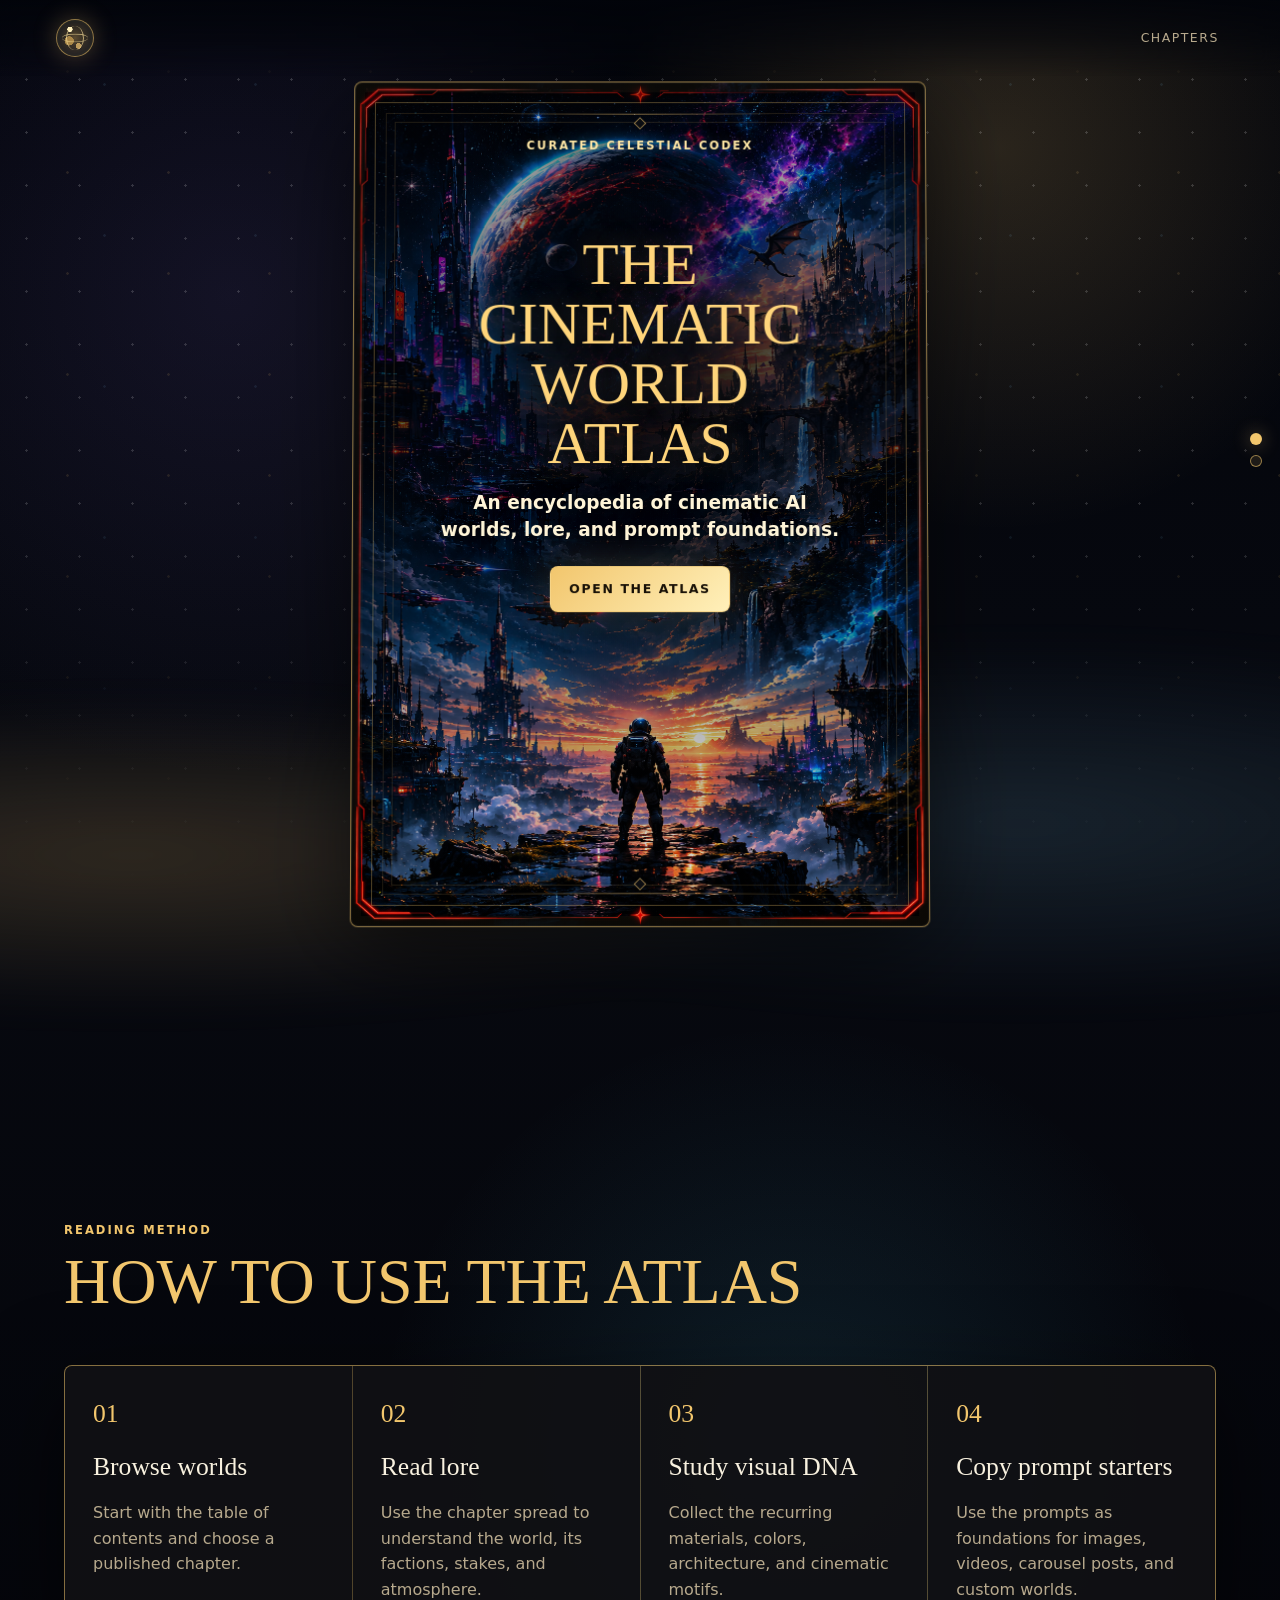
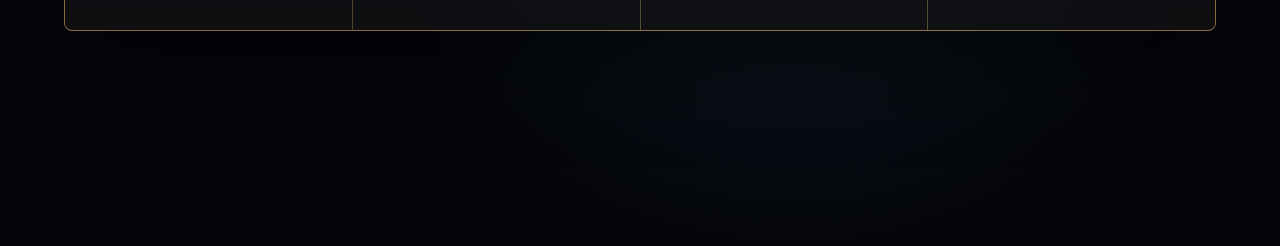
<file: index.html>
<!doctype html>
<html lang="en">
  <head>
    <meta charset="utf-8">
    <meta name="viewport" content="width=device-width, initial-scale=1">
    <title>The Cinematic Worlds Atlas | Cinematic AI Worlds</title>
    <meta name="description" content="Explore The Cinematic Worlds Atlas, a living catalog of cinematic AI worlds, lore, visual DNA, and prompt foundations by @cinematic_aesthetics_.">
    <meta property="og:title" content="The Cinematic Worlds Atlas">
    <meta property="og:description" content="Explore The Cinematic Worlds Atlas, a living catalog of cinematic AI worlds, lore, visual DNA, and prompt foundations by @cinematic_aesthetics_.">
    <meta property="og:type" content="website">
    <meta property="og:image" content="/assets/images/atlas-cover.png">
    <meta name="twitter:card" content="summary_large_image">
    <meta name="twitter:title" content="The Cinematic Worlds Atlas">
    <meta name="twitter:description" content="Explore The Cinematic Worlds Atlas, a living catalog of cinematic AI worlds, lore, visual DNA, and prompt foundations by @cinematic_aesthetics_.">
    <link rel="canonical" href="https://cinematic-world-catalog.pages.dev/">
    <link rel="preload" href="/assets/images/atlas-cover.png" as="image">
    <link rel="preload" href="/css/styles.css?v=20260606-chapter-4" as="style">
    <link rel="stylesheet" href="/css/styles.css?v=20260606-chapter-4">
    <script type="application/ld+json">
      {
        "@context": "https://schema.org",
        "@type": "WebSite",
        "name": "The Cinematic Worlds Atlas",
        "description": "A living catalog of cinematic AI worlds, lore, visual DNA, and prompt foundations.",
        "creator": {
          "@type": "Organization",
          "name": "@cinematic_aesthetics_",
          "url": "https://www.instagram.com/cinematic_aesthetics_/"
        }
      }
    </script>
  </head>
  <body data-page="index">
    <a class="skip-link" href="#main">Skip to content</a>

    <header class="site-header" aria-label="Primary">
      <a class="site-mark earth-home" href="#cover" aria-label="Return to atlas cover" data-close-atlas>
        <span class="earth-sigil" aria-hidden="true"></span>
        <span class="sr-only">The Cinematic Worlds Atlas</span>
      </a>
      <nav class="site-nav" aria-label="Atlas navigation">
        <a href="#contents" data-open-atlas>Chapters</a>
      </nav>
    </header>

    <main id="main" class="atlas-main index-main">
      <section id="cover" class="snap-section cover-section" aria-labelledby="cover-title">
        <div class="cover-stage" data-cover-stage>
          <div class="book-cover" aria-label="Atlas cover" data-cover-front>
            <div class="cover-ornament" aria-hidden="true"></div>
            <p class="eyebrow">Curated celestial codex</p>
            <h1 id="cover-title">
              <span>The</span>
              <span>Cinematic</span>
              <span>World</span>
              <span>Atlas</span>
            </h1>
            <p class="cover-subtitle">An encyclopedia of cinematic AI worlds, lore, and prompt foundations.</p>
            <div class="cover-actions">
              <a class="button button-primary" href="#contents" data-open-atlas>Open the Atlas</a>
            </div>
          </div>

          <div id="contents" class="book-interior" aria-labelledby="contents-title" data-cover-interior hidden>
            <div class="section-shell">
              <div class="section-kicker">Choose a chapter to begin</div>
              <h2 id="contents-title" tabindex="-1">Table of Contents</h2>
              <p class="section-intro">Published worlds open as image-led book spreads. Locked chapters remain visible in the atlas so the weekly catalog can keep its shape.</p>
              <div class="toc-book" data-toc-list aria-live="polite">
                <div class="loading-line">Illuminating the chapter index...</div>
              </div>
            </div>
          </div>
        </div>
      </section>

      <section id="how-to-use" class="snap-section atlas-section usage-section" aria-labelledby="usage-title">
        <div class="section-shell compact-shell">
          <div class="section-kicker">Reading method</div>
          <h2 id="usage-title">How to Use the Atlas</h2>
          <div class="usage-steps" aria-label="Atlas workflow">
            <article>
              <span>01</span>
              <h3>Browse worlds</h3>
              <p>Start with the table of contents and choose a published chapter.</p>
            </article>
            <article>
              <span>02</span>
              <h3>Read lore</h3>
              <p>Use the chapter spread to understand the world, its factions, stakes, and atmosphere.</p>
            </article>
            <article>
              <span>03</span>
              <h3>Study visual DNA</h3>
              <p>Collect the recurring materials, colors, architecture, and cinematic motifs.</p>
            </article>
            <article>
              <span>04</span>
              <h3>Copy prompt starters</h3>
              <p>Use the prompts as foundations for images, videos, carousel posts, and custom worlds.</p>
            </article>
          </div>
        </div>
      </section>
    </main>

    <div class="section-progress" data-section-progress aria-label="Index sections"></div>
    <script src="/js/main.js?v=20260606-chapter-4" defer></script>
  </body>
</html>
</file>
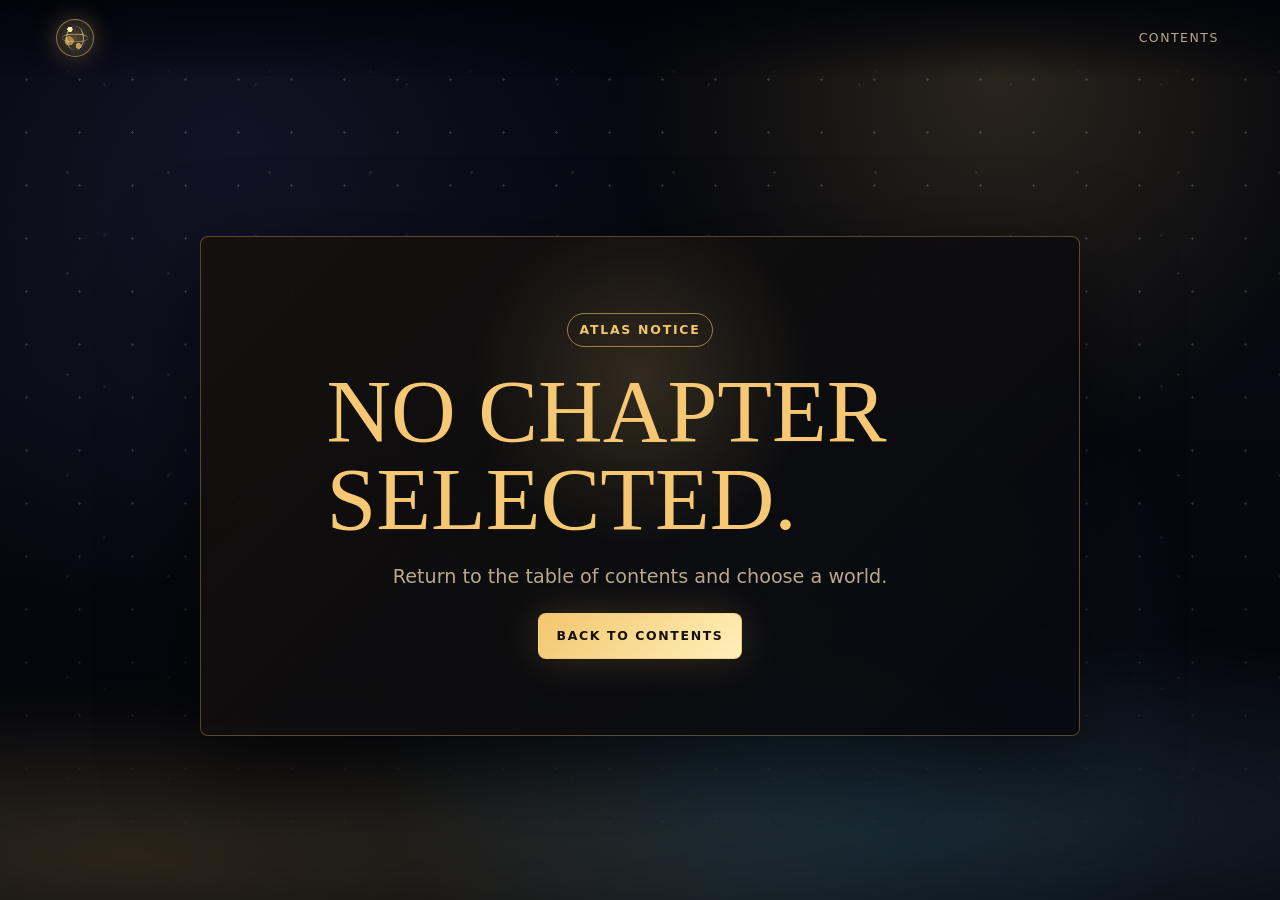
<file: chapter/index.html>
<!doctype html>
<html lang="en">
  <head>
    <meta charset="utf-8">
    <meta name="viewport" content="width=device-width, initial-scale=1">
    <title>Chapter | The Cinematic Worlds Atlas</title>
    <meta name="description" content="Explore The Cinematic Worlds Atlas, a living catalog of cinematic AI worlds, lore, visual DNA, and prompt foundations by @cinematic_aesthetics_.">
    <meta property="og:title" content="The Cinematic Worlds Atlas Chapter">
    <meta property="og:description" content="Explore cinematic AI world chapters with lore, image galleries, visual DNA, and prompt foundations.">
    <meta property="og:type" content="article">
    <meta property="og:image" content="/assets/images/chapter-1-crystal-solarwave-skyport/1.png">
    <meta name="twitter:card" content="summary_large_image">
    <meta name="twitter:title" content="The Cinematic Worlds Atlas Chapter">
    <meta name="twitter:description" content="Explore cinematic AI world chapters with lore, image galleries, visual DNA, and prompt foundations.">
    <link rel="canonical" href="https://cinematic-world-catalog.pages.dev/chapter/">
    <link rel="preload" href="/css/styles.css?v=20260606-chapter-4" as="style">
    <link rel="stylesheet" href="/css/styles.css?v=20260606-chapter-4">
  </head>
  <body data-page="chapter">
    <a class="skip-link" href="#main">Skip to content</a>

    <header class="site-header" aria-label="Primary">
      <a class="site-mark earth-home" href="/#cover" aria-label="Return to atlas cover">
        <span class="earth-sigil" aria-hidden="true"></span>
        <span class="sr-only">The Cinematic Worlds Atlas</span>
      </a>
      <nav class="site-nav" aria-label="Atlas navigation">
        <a href="/#contents">Contents</a>
      </nav>
    </header>

    <main id="main" class="atlas-main chapter-main" data-chapter-root>
      <section class="state-section" aria-live="polite">
        <div class="section-shell final-shell">
          <div class="loading-line">Opening the atlas chapter...</div>
        </div>
      </section>
    </main>

    <script src="/js/main.js?v=20260606-chapter-4" defer></script>
  </body>
</html>
</file>
<file: css/styles.css>
:root {
  --bg: #070910;
  --bg-deep: #02040a;
  --text: #f8f1df;
  --muted: #b7a98d;
  --gold: #f2c66d;
  --gold-soft: #d6a853;
  --accent: #f7c873;
  --line: rgba(242, 198, 109, 0.32);
  --line-strong: rgba(242, 198, 109, 0.58);
  --page: #15110d;
  --page-dark: #0b0d12;
  --page-warm: #211811;
  --surface: rgba(11, 13, 18, 0.78);
  --surface-strong: rgba(22, 18, 14, 0.92);
  --shadow: 0 28px 90px rgba(0, 0, 0, 0.58);
  --shadow-gold: 0 0 42px rgba(247, 200, 115, 0.18);
  --radius: 8px;
  --max-width: 1440px;
  --nav-height: 72px;
  color-scheme: dark;
}

*,
*::before,
*::after {
  box-sizing: border-box;
}

[hidden] {
  display: none !important;
}

html {
  min-width: 320px;
  scroll-behavior: smooth;
}

body {
  min-width: 320px;
  margin: 0;
  overflow-x: hidden;
  background:
    radial-gradient(circle at 18% 16%, rgba(91, 76, 151, 0.18), transparent 30rem),
    radial-gradient(circle at 78% 8%, rgba(247, 200, 115, 0.16), transparent 24rem),
    radial-gradient(circle at 62% 78%, rgba(72, 178, 214, 0.14), transparent 26rem),
    linear-gradient(180deg, var(--bg-deep), var(--bg) 42%, #04050a);
  color: var(--text);
  font-family: system-ui, -apple-system, BlinkMacSystemFont, "Segoe UI", sans-serif;
  font-size: 16px;
  line-height: 1.6;
}

body::before {
  position: fixed;
  inset: 0;
  z-index: -2;
  pointer-events: none;
  content: "";
  background:
    radial-gradient(circle, rgba(255, 255, 255, 0.78) 0 1px, transparent 1.4px) 0 0 / 53px 53px,
    radial-gradient(circle, rgba(247, 200, 115, 0.58) 0 1px, transparent 1.6px) 17px 21px / 101px 101px,
    radial-gradient(circle, rgba(143, 216, 255, 0.44) 0 1px, transparent 1.6px) 29px 9px / 151px 151px;
  opacity: 0.22;
  mask-image: linear-gradient(to bottom, #000 0%, rgba(0, 0, 0, 0.86) 56%, transparent 100%);
}

body::after {
  position: fixed;
  inset: auto -12vw -24vh;
  z-index: -1;
  height: 58vh;
  pointer-events: none;
  content: "";
  background:
    radial-gradient(ellipse at 18% 50%, rgba(247, 200, 115, 0.17), transparent 44%),
    radial-gradient(ellipse at 74% 44%, rgba(142, 216, 255, 0.12), transparent 46%);
  filter: blur(18px);
}

body[data-page="index"] {
  scroll-snap-type: y proximity;
}

img,
svg {
  display: block;
  max-width: 100%;
}

figure {
  margin: 0;
}

button,
input,
textarea,
select {
  font: inherit;
}

button {
  color: inherit;
}

a {
  color: inherit;
  text-decoration: none;
}

p,
h1,
h2,
h3 {
  margin: 0;
}

ul,
ol {
  margin: 0;
  padding: 0;
}

li {
  list-style: none;
}

.skip-link {
  position: fixed;
  top: 12px;
  left: 12px;
  z-index: 100;
  padding: 10px 14px;
  border: 1px solid var(--line-strong);
  border-radius: var(--radius);
  background: var(--page-dark);
  color: var(--gold);
  transform: translateY(-150%);
  transition: transform 160ms ease;
}

.skip-link:focus {
  transform: translateY(0);
}

.sr-only {
  position: absolute;
  width: 1px;
  height: 1px;
  padding: 0;
  overflow: hidden;
  clip: rect(0, 0, 0, 0);
  white-space: nowrap;
  border: 0;
}

:focus-visible {
  outline: 2px solid var(--gold);
  outline-offset: 4px;
}

.site-header {
  position: fixed;
  top: 0;
  right: 0;
  left: 0;
  z-index: 20;
  display: flex;
  align-items: center;
  justify-content: space-between;
  min-height: var(--nav-height);
  padding: 14px clamp(18px, 4vw, 56px);
  background: linear-gradient(180deg, rgba(2, 4, 10, 0.9), rgba(2, 4, 10, 0.56), transparent);
  backdrop-filter: blur(10px);
}

.site-mark {
  display: inline-grid;
  place-items: center;
  width: 48px;
  min-height: 48px;
  color: var(--gold);
}

.earth-sigil {
  position: relative;
  width: 38px;
  height: 38px;
  overflow: hidden;
  border: 1px solid var(--line-strong);
  border-radius: 50%;
  background:
    radial-gradient(circle at 36% 26%, #fff1bd 0 7%, transparent 8%),
    radial-gradient(circle at 60% 72%, rgba(247, 200, 115, 0.7) 0 8%, transparent 9%),
    radial-gradient(circle at 34% 58%, rgba(214, 168, 83, 0.7) 0 14%, transparent 15%),
    radial-gradient(circle at 50% 50%, rgba(247, 200, 115, 0.36), rgba(247, 200, 115, 0.06) 62%, rgba(2, 4, 10, 0.92));
  box-shadow: 0 0 24px rgba(247, 200, 115, 0.28), inset 0 0 16px rgba(255, 242, 187, 0.18);
  transition: transform 180ms ease, box-shadow 180ms ease, border-color 180ms ease;
}

.earth-sigil::before,
.earth-sigil::after {
  position: absolute;
  content: "";
  opacity: 0.84;
}

.earth-sigil::before {
  inset: 6px 9px;
  border-right: 1px solid rgba(255, 231, 160, 0.8);
  border-left: 1px solid rgba(255, 231, 160, 0.8);
  border-radius: 50%;
}

.earth-sigil::after {
  top: 50%;
  right: 5px;
  left: 5px;
  height: 9px;
  border-top: 1px solid rgba(255, 231, 160, 0.82);
  border-bottom: 1px solid rgba(255, 231, 160, 0.58);
  border-radius: 50%;
  transform: translateY(-50%);
}

.earth-home:hover .earth-sigil,
.earth-home:focus-visible .earth-sigil {
  border-color: var(--gold);
  box-shadow: 0 0 34px rgba(247, 200, 115, 0.42), inset 0 0 18px rgba(255, 242, 187, 0.22);
  transform: rotate(-8deg) scale(1.08);
}

.mark-sigil,
.commission-sigil,
.compass-mark {
  position: relative;
  display: inline-grid;
  place-items: center;
  border: 1px solid var(--line-strong);
  border-radius: 50%;
}

.mark-sigil {
  width: 28px;
  height: 28px;
}

.mark-sigil::before,
.mark-sigil::after,
.commission-sigil::before,
.commission-sigil::after,
.compass-mark::before,
.compass-mark::after {
  position: absolute;
  content: "";
  background: var(--gold);
}

.mark-sigil::before {
  width: 16px;
  height: 1px;
}

.mark-sigil::after {
  width: 1px;
  height: 16px;
}

.site-nav {
  display: flex;
  align-items: center;
  gap: clamp(8px, 1vw, 18px);
}

.site-nav a {
  min-height: 44px;
  padding: 12px 10px;
  color: var(--muted);
  font-size: 0.78rem;
  letter-spacing: 0.12em;
  text-transform: uppercase;
  transition: color 180ms ease, text-shadow 180ms ease;
}

.site-nav a:hover,
.site-nav a:focus-visible {
  color: var(--gold);
  text-shadow: 0 0 18px rgba(247, 200, 115, 0.28);
}

.atlas-main {
  position: relative;
  z-index: 1;
}

.snap-section {
  scroll-snap-align: start;
  min-height: 100svh;
}

.cover-section {
  display: grid;
  place-items: center;
  min-height: 100svh;
  padding: calc(var(--nav-height) + 6px) 16px 22px;
}

.cover-stage {
  width: min(100%, 1160px);
  display: grid;
  place-items: center;
  perspective: 1400px;
}

.book-cover {
  position: relative;
  display: flex;
  flex-direction: column;
  align-items: center;
  justify-content: flex-start;
  width: min(94vw, 56svh, 580px);
  aspect-ratio: 941 / 1672;
  min-height: 0;
  padding: clamp(20px, 3.2vw, 42px);
  overflow: hidden;
  border: 1px solid var(--line-strong);
  border-radius: var(--radius);
  background:
    radial-gradient(ellipse at 50% 38%, rgba(2, 4, 10, 0.82), rgba(2, 4, 10, 0.5) 21%, transparent 42%),
    linear-gradient(180deg, rgba(2, 4, 10, 0.3), rgba(2, 4, 10, 0.66) 40%, rgba(2, 4, 10, 0.32) 72%, rgba(2, 4, 10, 0.08)),
    url("/assets/images/atlas-cover.png?v=20260526-cover-route-fix") center / 100% 100% no-repeat,
    linear-gradient(150deg, #11141c, #070910 46%, #19110b);
  box-shadow: var(--shadow), inset 0 0 0 10px rgba(242, 198, 109, 0.04), inset 0 0 0 1px rgba(255, 255, 255, 0.06);
  text-align: center;
  transform: rotateX(1.5deg);
}

.book-interior {
  position: relative;
  width: min(100%, 1040px);
  max-height: min(82svh, 860px);
  overflow: auto;
  padding: clamp(18px, 3vw, 34px);
  border: 1px solid var(--line);
  border-radius: var(--radius);
  background:
    linear-gradient(90deg, rgba(255, 255, 255, 0.05), transparent 13%, transparent 87%, rgba(255, 255, 255, 0.05)),
    radial-gradient(circle at 50% 0%, rgba(247, 200, 115, 0.13), transparent 28rem),
    linear-gradient(135deg, rgba(21, 17, 13, 0.98), rgba(7, 9, 16, 0.98));
  box-shadow: var(--shadow), 0 0 62px rgba(247, 200, 115, 0.14);
  scrollbar-color: var(--line-strong) transparent;
}

.book-interior::before {
  position: absolute;
  inset: 14px;
  pointer-events: none;
  border: 1px solid rgba(242, 198, 109, 0.12);
  content: "";
}

.book-interior > .section-shell {
  position: relative;
  z-index: 1;
}

.book-cover::before,
.book-cover::after,
.cover-ornament::before,
.cover-ornament::after {
  position: absolute;
  pointer-events: none;
  content: "";
}

.book-cover::before {
  inset: 20px;
  border: 1px solid var(--line);
}

.book-cover::after {
  inset: 31px;
  border: 1px solid rgba(242, 198, 109, 0.12);
  background:
    linear-gradient(90deg, transparent, rgba(247, 200, 115, 0.38), transparent) top / 54% 1px no-repeat,
    linear-gradient(90deg, transparent, rgba(247, 200, 115, 0.38), transparent) bottom / 54% 1px no-repeat;
}

.cover-ornament {
  position: absolute;
  inset: 40px;
  pointer-events: none;
  border: 1px solid rgba(242, 198, 109, 0.13);
}

.cover-ornament::before,
.cover-ornament::after {
  inset: -4px auto auto 50%;
  width: 9px;
  height: 9px;
  border: 1px solid var(--line-strong);
  background: var(--page-dark);
  transform: translateX(-50%) rotate(45deg);
}

.cover-ornament::after {
  inset: auto auto -4px 50%;
}

.eyebrow,
.section-kicker,
.chapter-eyebrow,
.status-pill {
  color: var(--gold);
  font-size: clamp(0.68rem, 0.9vw, 0.78rem);
  font-weight: 700;
  letter-spacing: 0.18em;
  text-transform: uppercase;
}

.book-cover .eyebrow {
  margin-top: clamp(2px, 1.6svh, 18px);
  margin-bottom: 0;
  color: #ffe7a5;
  text-shadow: 0 2px 20px rgba(0, 0, 0, 0.82), 0 0 20px rgba(247, 200, 115, 0.32);
}

h1,
h2 {
  color: var(--gold);
  font-family: Georgia, Cambria, "Times New Roman", serif;
  font-weight: 500;
  line-height: 0.98;
  text-transform: uppercase;
}

h1 {
  max-width: 11ch;
  font-size: clamp(3.2rem, 8vw, 6.8rem);
}

.book-cover h1 {
  display: grid;
  gap: 0.03em;
  width: min(92%, 500px);
  max-width: none;
  margin-top: clamp(46px, 9svh, 110px);
  color: #ffd57b;
  font-size: clamp(2.25rem, 4.65vw, 3.95rem);
  text-shadow: 0 4px 26px rgba(0, 0, 0, 0.92), 0 0 34px rgba(247, 200, 115, 0.28);
}

.book-cover h1 span {
  display: block;
}

h2 {
  font-size: clamp(2.4rem, 5vw, 5rem);
}

h3 {
  color: var(--text);
  font-family: Georgia, Cambria, "Times New Roman", serif;
  font-size: clamp(1.2rem, 2vw, 1.7rem);
  font-weight: 500;
}

.cover-subtitle {
  max-width: min(82%, 34rem);
  margin-top: clamp(14px, 2svh, 22px);
  color: #fff5d8;
  font-size: clamp(1.08rem, 1.45vw, 1.28rem);
  font-weight: 600;
  line-height: 1.42;
  text-shadow: 0 3px 18px rgba(0, 0, 0, 0.92);
}

.cover-attribution {
  margin-top: 22px;
  color: var(--muted);
  font-size: 0.76rem;
  letter-spacing: 0.2em;
  text-transform: uppercase;
}

.compass-mark {
  width: clamp(94px, 14vw, 144px);
  height: clamp(94px, 14vw, 144px);
  margin-top: 44px;
  box-shadow: 0 0 40px rgba(247, 200, 115, 0.13);
}

.compass-mark::before {
  width: 76%;
  height: 1px;
}

.compass-mark::after {
  width: 1px;
  height: 76%;
}

.compass-mark span {
  display: none;
}

.cover-actions {
  display: flex;
  flex-wrap: wrap;
  justify-content: center;
  gap: 12px;
  margin-top: clamp(18px, 2.6svh, 30px);
  margin-bottom: 0;
}

.cover-actions .button {
  width: auto;
  min-width: min(100%, 230px);
}

@media (min-width: 901px) {
  .book-cover {
    width: min(92vw, 64svh, 660px);
    height: min(94svh, 960px);
    aspect-ratio: auto;
  }

  .cover-actions {
    margin: 0;
    margin-top: clamp(18px, 2.6svh, 30px);
  }
}

.button {
  display: inline-flex;
  align-items: center;
  justify-content: center;
  min-width: 150px;
  min-height: 46px;
  padding: 12px 18px;
  border: 1px solid var(--line-strong);
  border-radius: var(--radius);
  font-size: 0.78rem;
  font-weight: 800;
  letter-spacing: 0.13em;
  text-transform: uppercase;
  transition: transform 180ms ease, border-color 180ms ease, background 180ms ease, color 180ms ease, box-shadow 180ms ease;
}

.button:hover {
  transform: translateY(-2px);
}

.button-primary {
  background: linear-gradient(135deg, var(--gold), #fff0ba);
  color: #171006;
  box-shadow: var(--shadow-gold);
}

.button-secondary {
  background: rgba(247, 200, 115, 0.05);
  color: var(--gold);
}

.button-secondary:hover,
.button-secondary:focus-visible {
  background: rgba(247, 200, 115, 0.12);
}

.atlas-section {
  display: grid;
  align-items: center;
  padding: calc(var(--nav-height) + 44px) clamp(18px, 5vw, 72px) 56px;
}

.section-shell {
  width: min(100%, var(--max-width));
  margin: 0 auto;
}

.compact-shell {
  width: min(100%, 1180px);
}

.section-shell > h2 {
  margin-top: 12px;
}

.section-intro {
  max-width: 760px;
  margin-top: 18px;
  color: var(--muted);
  font-size: clamp(1rem, 1.35vw, 1.15rem);
}

.loading-line,
.error-note {
  min-height: 48px;
  color: var(--muted);
}

.toc-book {
  position: relative;
  margin-top: clamp(28px, 4vw, 54px);
  padding: clamp(14px, 3vw, 30px);
  border: 1px solid var(--line);
  border-radius: var(--radius);
  background:
    linear-gradient(90deg, rgba(255, 255, 255, 0.05), transparent 16%, transparent 84%, rgba(255, 255, 255, 0.05)),
    linear-gradient(135deg, rgba(21, 17, 13, 0.95), rgba(7, 9, 16, 0.94));
  box-shadow: var(--shadow);
}

.toc-book::before {
  position: absolute;
  inset: 12px;
  pointer-events: none;
  border: 1px solid rgba(242, 198, 109, 0.13);
  content: "";
}

.toc-list {
  position: relative;
  z-index: 1;
  display: grid;
  gap: 12px;
}

.toc-entry {
  position: relative;
  display: grid;
  grid-template-columns: minmax(92px, 180px) 1fr auto;
  gap: clamp(14px, 2vw, 24px);
  align-items: center;
  min-height: 128px;
  padding: clamp(12px, 2vw, 18px);
  border: 1px solid rgba(242, 198, 109, 0.16);
  border-radius: var(--radius);
  background: rgba(2, 4, 10, 0.34);
  transition: border-color 180ms ease, background 180ms ease, transform 180ms ease;
}

a.toc-entry:hover {
  border-color: var(--line-strong);
  background: rgba(247, 200, 115, 0.06);
  transform: translateX(4px);
}

.toc-entry.is-locked {
  color: rgba(248, 241, 223, 0.48);
}

.toc-entry.is-locked::after {
  position: absolute;
  right: 16px;
  bottom: 10px;
  color: var(--muted);
  content: "Locked";
  font-size: 0.68rem;
  letter-spacing: 0.14em;
  text-transform: uppercase;
}

.toc-thumb,
.plate-media,
.hero-image-frame,
.thumb-image-frame,
.gallery-image-frame {
  position: relative;
  overflow: hidden;
  border: 1px solid rgba(242, 198, 109, 0.24);
  border-radius: var(--radius);
  background:
    radial-gradient(circle at 30% 20%, rgba(247, 200, 115, 0.18), transparent 36%),
    radial-gradient(circle at 72% 72%, rgba(143, 216, 255, 0.12), transparent 40%),
    linear-gradient(135deg, #11141c, #080a10);
}

.toc-thumb {
  aspect-ratio: 16 / 10;
}

.toc-thumb img,
.plate-media img,
.hero-image-frame img,
.thumb-image-frame img,
.gallery-image-frame img {
  width: 100%;
  height: 100%;
  object-fit: cover;
}

.toc-copy {
  display: grid;
  gap: 5px;
}

.toc-copy strong {
  color: var(--gold);
  font-family: Georgia, Cambria, "Times New Roman", serif;
  font-size: clamp(1.2rem, 2.2vw, 2rem);
  font-weight: 500;
}

.toc-copy span {
  color: var(--muted);
}

.toc-number {
  color: var(--gold);
  font-family: Georgia, Cambria, "Times New Roman", serif;
  font-size: clamp(1.5rem, 3vw, 2.8rem);
}

.status-pill {
  display: inline-flex;
  width: fit-content;
  min-height: 28px;
  align-items: center;
  padding: 4px 9px;
  border: 1px solid rgba(242, 198, 109, 0.24);
  border-radius: 999px;
  background: rgba(247, 200, 115, 0.07);
}

.missing-image {
  position: absolute;
  inset: 0;
  display: grid;
  place-items: center;
  padding: 16px;
  color: var(--muted);
  text-align: center;
  background:
    linear-gradient(45deg, rgba(242, 198, 109, 0.08) 25%, transparent 25% 50%, rgba(242, 198, 109, 0.08) 50% 75%, transparent 75%) 0 0 / 22px 22px,
    linear-gradient(135deg, rgba(7, 9, 16, 0.95), rgba(21, 17, 13, 0.95));
}

.missing-image span {
  display: block;
  max-width: 22ch;
  color: var(--gold);
  font-family: Georgia, Cambria, "Times New Roman", serif;
  font-size: clamp(0.95rem, 1.4vw, 1.2rem);
  line-height: 1.3;
}

.image-is-missing img {
  opacity: 0;
}

.featured-plates {
  display: grid;
  grid-template-columns: repeat(2, minmax(0, 1fr));
  gap: clamp(20px, 3vw, 34px);
  margin-top: clamp(28px, 4vw, 54px);
}

.world-plate {
  position: relative;
  display: grid;
  grid-template-rows: minmax(300px, 54svh) auto;
  overflow: hidden;
  border: 1px solid var(--line);
  border-radius: var(--radius);
  background: rgba(7, 9, 16, 0.64);
  box-shadow: var(--shadow);
  transition: transform 220ms ease, border-color 220ms ease, box-shadow 220ms ease;
}

.world-plate:hover,
.world-plate:focus-visible {
  border-color: color-mix(in srgb, var(--accent) 72%, white 0%);
  box-shadow: var(--shadow), 0 0 44px color-mix(in srgb, var(--accent) 18%, transparent);
  transform: translateY(-4px);
}

.world-plate .plate-media {
  border-width: 0;
  border-radius: 0;
}

.plate-copy {
  display: grid;
  gap: 14px;
  padding: clamp(18px, 3vw, 30px);
  border-top: 1px solid rgba(242, 198, 109, 0.2);
}

.plate-copy p {
  color: var(--muted);
}

.dna-preview,
.tag-list {
  display: flex;
  flex-wrap: wrap;
  gap: 8px;
}

.dna-preview span,
.tag-list span,
.use-list li {
  display: inline-flex;
  align-items: center;
  min-height: 32px;
  padding: 6px 10px;
  border: 1px solid rgba(242, 198, 109, 0.17);
  border-radius: 999px;
  background: rgba(247, 200, 115, 0.06);
  color: var(--muted);
  font-size: 0.82rem;
}

.usage-steps {
  display: grid;
  grid-template-columns: repeat(4, minmax(0, 1fr));
  gap: 1px;
  margin-top: clamp(30px, 4vw, 54px);
  overflow: hidden;
  border: 1px solid var(--line);
  border-radius: var(--radius);
  background: var(--line);
  box-shadow: var(--shadow);
}

.usage-steps article {
  display: grid;
  align-content: start;
  gap: 12px;
  min-height: 250px;
  padding: clamp(18px, 2.4vw, 28px);
  background: rgba(7, 9, 16, 0.88);
}

.usage-steps span {
  color: var(--gold);
  font-family: Georgia, Cambria, "Times New Roman", serif;
  font-size: 1.6rem;
}

.usage-steps p {
  color: var(--muted);
}

.commission-section {
  text-align: center;
}

.final-shell {
  display: grid;
  justify-items: center;
  gap: 20px;
  width: min(100%, 880px);
  padding: clamp(30px, 6vw, 76px);
  border: 1px solid var(--line);
  border-radius: var(--radius);
  background:
    radial-gradient(circle at 50% 28%, rgba(247, 200, 115, 0.16), transparent 30%),
    linear-gradient(135deg, rgba(21, 17, 13, 0.9), rgba(7, 9, 16, 0.94));
  box-shadow: var(--shadow);
}

.final-shell p {
  color: var(--muted);
  font-size: clamp(1rem, 1.5vw, 1.2rem);
}

.commission-sigil {
  width: 104px;
  height: 104px;
  color: var(--gold);
}

.commission-sigil::before {
  width: 72%;
  height: 1px;
}

.commission-sigil::after {
  width: 1px;
  height: 72%;
}

.section-progress {
  position: fixed;
  top: 50%;
  right: 18px;
  z-index: 30;
  display: grid;
  gap: 10px;
  transform: translateY(-50%);
}

.section-progress button {
  width: 12px;
  height: 12px;
  min-height: 12px;
  padding: 0;
  border: 1px solid var(--line-strong);
  border-radius: 50%;
  background: rgba(247, 200, 115, 0.1);
  cursor: pointer;
}

.section-progress button[aria-current="true"] {
  background: var(--gold);
  box-shadow: 0 0 18px rgba(247, 200, 115, 0.46);
}

.chapter-main {
  min-height: 100svh;
}

.chapter-opening {
  position: relative;
  display: grid;
  align-items: center;
  min-height: 100svh;
  padding: calc(var(--nav-height) + 36px) clamp(14px, 4vw, 52px) 42px;
}

.chapter-spread {
  position: relative;
  display: grid;
  grid-template-columns: minmax(0, 1.08fr) minmax(0, 0.92fr);
  width: min(100%, 1560px);
  min-height: min(760px, calc(100svh - 150px));
  margin: 0 auto;
  overflow: hidden;
  border: 1px solid var(--line);
  border-radius: var(--radius);
  background:
    linear-gradient(90deg, rgba(255, 255, 255, 0.04), transparent 7%, transparent 93%, rgba(255, 255, 255, 0.04)),
    linear-gradient(110deg, rgba(31, 22, 15, 0.97), rgba(7, 9, 16, 0.98));
  box-shadow: var(--shadow), 0 0 62px color-mix(in srgb, var(--accent) 16%, transparent);
}

.chapter-spread::before {
  position: absolute;
  top: 0;
  bottom: 0;
  left: 50%;
  z-index: 2;
  width: 22px;
  pointer-events: none;
  content: "";
  background:
    linear-gradient(90deg, rgba(0, 0, 0, 0.35), rgba(255, 255, 255, 0.07), rgba(0, 0, 0, 0.36));
  transform: translateX(-50%);
}

.book-page {
  position: relative;
  min-width: 0;
  padding: clamp(16px, 2.2vw, 30px);
}

.book-page::before {
  position: absolute;
  inset: 14px;
  pointer-events: none;
  border: 1px solid rgba(242, 198, 109, 0.12);
  content: "";
}

.image-page {
  display: grid;
  grid-template-rows: minmax(0, 1fr) auto;
  gap: 16px;
  border-right: 1px solid rgba(242, 198, 109, 0.18);
}

.hero-image-frame {
  min-height: 0;
  aspect-ratio: 4 / 5;
  border-color: rgba(242, 198, 109, 0.32);
}

.hero-image-frame img {
  transition: opacity 220ms ease, transform 450ms ease;
}

.hero-image-frame:hover img {
  transform: scale(1.015);
}

.thumbnail-rail {
  display: grid;
  grid-template-columns: repeat(4, minmax(0, 1fr));
  gap: 10px;
}

.thumb-button {
  position: relative;
  min-height: 72px;
  padding: 0;
  overflow: hidden;
  border: 1px solid rgba(242, 198, 109, 0.22);
  border-radius: var(--radius);
  background: #080a10;
  cursor: pointer;
}

.thumb-image-frame {
  width: 100%;
  height: 100%;
  border: 0;
  border-radius: 0;
}

.thumb-button img {
  width: 100%;
  height: 100%;
  aspect-ratio: 16 / 10;
  object-fit: cover;
  opacity: 0.74;
  transition: opacity 180ms ease, transform 180ms ease;
}

.thumb-button:hover img,
.thumb-button[aria-pressed="true"] img {
  opacity: 1;
}

.thumb-button[aria-pressed="true"] {
  border-color: var(--accent);
  box-shadow: 0 0 0 2px color-mix(in srgb, var(--accent) 18%, transparent);
}

.thumb-button .missing-image {
  font-size: 0.68rem;
}

.text-page {
  display: flex;
  min-height: 0;
  flex-direction: column;
}

.chapter-scroll {
  position: relative;
  z-index: 1;
  display: grid;
  gap: 22px;
  max-height: calc(100svh - 210px);
  overflow-y: auto;
  padding: 4px clamp(4px, 0.8vw, 10px) 4px 4px;
  scrollbar-color: var(--line-strong) transparent;
}

.chapter-title-group {
  display: grid;
  gap: 14px;
  text-align: center;
}

.chapter-title-group h1 {
  max-width: none;
  color: var(--accent);
  font-size: clamp(2.3rem, 4.3vw, 5.2rem);
}

.chapter-title-group p {
  color: var(--muted);
  font-size: clamp(1rem, 1.3vw, 1.15rem);
}

.chapter-meta {
  display: grid;
  gap: 10px;
  padding: 14px 0;
  border-top: 1px solid rgba(242, 198, 109, 0.16);
  border-bottom: 1px solid rgba(242, 198, 109, 0.16);
}

.chapter-meta div {
  display: grid;
  grid-template-columns: 120px 1fr;
  gap: 10px;
}

.chapter-meta dt {
  color: var(--gold);
  font-size: 0.72rem;
  font-weight: 800;
  letter-spacing: 0.14em;
  text-transform: uppercase;
}

.chapter-meta dd {
  margin: 0;
  color: var(--muted);
}

.lore-block {
  display: grid;
  gap: 14px;
  color: var(--text);
}

.lore-heading-row {
  display: flex;
  flex-wrap: wrap;
  align-items: center;
  justify-content: space-between;
  gap: 12px;
}

.lore-listen-controls {
  display: flex;
  flex-wrap: wrap;
  align-items: center;
  justify-content: flex-end;
  gap: 10px;
}

.lore-listen-button {
  min-height: 44px;
  padding: 9px 13px;
  border: 1px solid var(--line-strong);
  border-radius: var(--radius);
  background: rgba(247, 200, 115, 0.08);
  color: var(--gold);
  cursor: pointer;
  font-size: 0.76rem;
  font-weight: 800;
  letter-spacing: 0.12em;
  text-transform: uppercase;
  transition: background 180ms ease, color 180ms ease, transform 180ms ease;
}

.lore-listen-button:hover {
  background: rgba(247, 200, 115, 0.16);
  transform: translateY(-1px);
}

.lore-listen-button.is-playing {
  background: color-mix(in srgb, var(--accent) 24%, rgba(247, 200, 115, 0.08));
  color: #fff8df;
}

.lore-listen-button:disabled {
  cursor: not-allowed;
  opacity: 0.56;
  transform: none;
}

.lore-listen-status {
  min-height: 22px;
  color: var(--muted);
  font-size: 0.82rem;
}

.lore-block p {
  color: rgba(248, 241, 223, 0.84);
}

.content-group {
  display: grid;
  gap: 12px;
}

.content-group h2,
.content-group h3 {
  color: var(--gold);
  font-family: Georgia, Cambria, "Times New Roman", serif;
  font-size: clamp(1.35rem, 2vw, 2rem);
  line-height: 1.1;
  text-transform: uppercase;
}

.chapter-video-block {
  gap: 14px;
}

.chapter-video-block .section-kicker {
  color: var(--accent);
  font-size: 0.68rem;
}

.chapter-video-list {
  display: grid;
  grid-template-columns: repeat(auto-fit, minmax(min(100%, 180px), 1fr));
  gap: 12px;
}

.chapter-video-list.is-single {
  grid-template-columns: 1fr;
}

.chapter-video-frame {
  display: grid;
  gap: 8px;
  padding: 10px;
  border: 1px solid color-mix(in srgb, var(--accent) 36%, transparent);
  border-radius: var(--radius);
  background:
    linear-gradient(180deg, rgba(255, 255, 255, 0.04), transparent 38%),
    rgba(2, 4, 10, 0.38);
  box-shadow: 0 18px 44px rgba(0, 0, 0, 0.28), 0 0 34px color-mix(in srgb, var(--accent) 10%, transparent);
}

.chapter-video-frame video {
  width: 100%;
  aspect-ratio: 45 / 79;
  border-radius: calc(var(--radius) - 2px);
  background: #02040a;
  object-fit: cover;
}

.prompt-list {
  display: grid;
  gap: 12px;
}

.prompt-card {
  display: grid;
  gap: 12px;
  padding: 14px;
  border: 1px solid rgba(242, 198, 109, 0.18);
  border-radius: var(--radius);
  background: rgba(2, 4, 10, 0.34);
}

.prompt-card h3 {
  color: var(--accent);
  font-size: 1.05rem;
}

.prompt-card p {
  color: rgba(248, 241, 223, 0.84);
}

.copy-row {
  display: flex;
  flex-wrap: wrap;
  align-items: center;
  gap: 12px;
}

.copy-button {
  min-height: 44px;
  padding: 9px 13px;
  border: 1px solid var(--line-strong);
  border-radius: var(--radius);
  background: rgba(247, 200, 115, 0.08);
  color: var(--gold);
  cursor: pointer;
  font-size: 0.76rem;
  font-weight: 800;
  letter-spacing: 0.12em;
  text-transform: uppercase;
  transition: background 180ms ease, transform 180ms ease;
}

.copy-button:hover {
  background: rgba(247, 200, 115, 0.16);
  transform: translateY(-1px);
}

.copy-button.is-copied {
  background: color-mix(in srgb, var(--accent) 24%, rgba(247, 200, 115, 0.08));
  color: #fff8df;
}

.copy-status {
  min-height: 24px;
  color: var(--muted);
  font-size: 0.86rem;
}

.prompt-dna-block {
  margin-top: 4px;
  padding-top: 22px;
  border-top: 1px solid rgba(242, 198, 109, 0.18);
}

.prompt-dna-block > h2 {
  color: var(--accent);
  font-size: clamp(1.9rem, 3vw, 3rem);
}

.prompt-dna-grid {
  display: grid;
  grid-template-columns: minmax(0, 1fr) minmax(0, 1fr);
  gap: 18px;
  align-items: start;
}

.page-turn {
  position: fixed;
  top: 50%;
  z-index: 5;
  display: inline-grid;
  place-items: center;
  width: 52px;
  height: 68px;
  border: 1px solid var(--line-strong);
  border-radius: var(--radius);
  background: rgba(2, 4, 10, 0.74);
  color: var(--gold);
  font-family: Georgia, Cambria, "Times New Roman", serif;
  font-size: 2.2rem;
  box-shadow: var(--shadow);
  transform: translateY(-50%);
  transition: background 180ms ease, transform 180ms ease;
}

.page-turn:hover,
.page-turn:focus-visible {
  background: rgba(247, 200, 115, 0.13);
  transform: translateY(-50%) scale(1.04);
}

.page-turn.prev {
  left: clamp(8px, 1vw, 18px);
}

.page-turn.next {
  right: clamp(8px, 1vw, 18px);
}

.page-turn[aria-disabled="true"] {
  pointer-events: none;
  opacity: 0.35;
}

.chapter-continuation {
  display: grid;
  padding: 12px clamp(18px, 5vw, 72px) 64px;
}

.chapter-panel {
  width: min(100%, var(--max-width));
  margin: 0 auto;
  padding: clamp(18px, 3vw, 34px);
  border: 1px solid var(--line);
  border-radius: var(--radius);
  background: rgba(7, 9, 16, 0.68);
  box-shadow: var(--shadow);
}

.chapter-panel > h2 {
  color: var(--accent);
  font-size: clamp(2rem, 4vw, 3.9rem);
}

.chapter-nav-panel {
  padding: clamp(16px, 2vw, 24px);
}

.gallery-grid {
  display: grid;
  grid-template-columns: repeat(4, minmax(0, 1fr));
  gap: 12px;
  margin-top: 22px;
}

.gallery-image-frame {
  aspect-ratio: 4 / 5;
}

.gallery-image-frame:nth-child(even) {
  aspect-ratio: 5 / 6;
}

.details-grid {
  display: grid;
  grid-template-columns: 1fr 1fr;
  gap: 22px;
  margin-top: 22px;
}

.use-list {
  display: flex;
  flex-wrap: wrap;
  gap: 8px;
}

.chapter-cta {
  display: flex;
  flex-wrap: wrap;
  align-items: center;
  justify-content: space-between;
  gap: 18px;
  margin-top: 28px;
  padding-top: 22px;
  border-top: 1px solid rgba(242, 198, 109, 0.16);
}

.chapter-cta p {
  color: var(--muted);
}

.chapter-bottom-nav {
  display: flex;
  flex-wrap: wrap;
  gap: 12px;
  justify-content: center;
}

.state-section {
  display: grid;
  min-height: 100svh;
  align-items: center;
  padding: calc(var(--nav-height) + 44px) 20px 44px;
}

.state-section h1 {
  max-width: 14ch;
  color: var(--accent);
  font-size: clamp(2.5rem, 7vw, 5.8rem);
}

.coming-soon-badge {
  display: inline-flex;
  min-height: 32px;
  align-items: center;
  padding: 6px 12px;
  border: 1px solid var(--line-strong);
  border-radius: 999px;
  color: var(--gold);
  font-size: 0.78rem;
  font-weight: 800;
  letter-spacing: 0.14em;
  text-transform: uppercase;
}

@media (max-width: 1180px) {
  .usage-steps {
    grid-template-columns: repeat(2, minmax(0, 1fr));
  }

  .chapter-spread {
    grid-template-columns: 1fr;
    min-height: 0;
  }

  .chapter-spread::before {
    display: none;
  }

  .image-page {
    border-right: 0;
    border-bottom: 1px solid rgba(242, 198, 109, 0.18);
  }

  .hero-image-frame {
    aspect-ratio: 16 / 10;
  }

  .chapter-scroll {
    max-height: none;
    overflow: visible;
  }
}

@media (max-width: 900px) {
  body[data-page="index"] {
    scroll-snap-type: none;
  }

  .site-header {
    align-items: flex-start;
    gap: 8px;
    padding: 10px 14px;
  }

  .site-mark {
    width: 46px;
  }

  .site-nav {
    justify-content: flex-end;
    gap: 2px;
  }

  .site-nav a {
    padding: 12px 6px;
    font-size: 0.66rem;
  }

  .book-cover {
    width: min(92vw, 54svh, 510px);
    padding: 28px 24px;
  }

  .book-cover h1 {
    width: min(90%, 430px);
    margin-top: clamp(40px, 8svh, 86px);
    font-size: clamp(2.25rem, 7.2vw, 3.5rem);
  }

  .book-interior {
    max-height: calc(100svh - var(--nav-height) - 40px);
    padding: 18px;
  }

  .cover-actions {
    width: 100%;
  }

  .button {
    width: 100%;
  }

  .cover-actions .button {
    width: auto;
  }

  .atlas-section {
    padding-right: 16px;
    padding-left: 16px;
  }

  .toc-entry {
    grid-template-columns: 112px 1fr;
  }

  .toc-number {
    grid-column: 1 / -1;
    justify-self: end;
    font-size: 1.2rem;
  }

  .featured-plates {
    grid-template-columns: 1fr;
  }

  .world-plate {
    grid-template-rows: minmax(260px, 48svh) auto;
  }

  .usage-steps {
    grid-template-columns: 1fr;
  }

  .usage-steps article {
    min-height: 0;
  }

  .section-progress {
    display: none;
  }

  .chapter-opening {
    padding: calc(var(--nav-height) + 34px) 12px 28px;
  }

  .book-page {
    padding: 14px;
  }

  .book-page::before {
    inset: 8px;
  }

  .thumbnail-rail {
    display: flex;
    overflow-x: auto;
    padding-bottom: 4px;
    scroll-snap-type: x proximity;
  }

  .thumb-button {
    flex: 0 0 116px;
    scroll-snap-align: start;
  }

  .chapter-title-group {
    text-align: left;
  }

  .chapter-meta div {
    grid-template-columns: 1fr;
    gap: 2px;
  }

  .page-turn {
    display: none;
    position: static;
    width: auto;
    min-width: 112px;
    height: 48px;
    font-size: 1.5rem;
    transform: none;
  }

  .page-turn:hover,
  .page-turn:focus-visible {
    transform: translateY(-1px);
  }

  .chapter-mobile-turns {
    display: flex;
    gap: 10px;
    justify-content: space-between;
    width: min(100%, 520px);
    margin: 14px auto 0;
  }

  .chapter-continuation {
    padding: 24px 12px 58px;
  }

  .gallery-grid {
    display: flex;
    overflow-x: auto;
    padding-bottom: 4px;
    scroll-snap-type: x proximity;
  }

  .gallery-image-frame {
    flex: 0 0 min(82vw, 340px);
    scroll-snap-align: start;
  }

  .details-grid {
    grid-template-columns: 1fr;
  }

  .prompt-dna-grid {
    grid-template-columns: 1fr;
  }
}

@media (max-width: 560px) {
  :root {
    --nav-height: 76px;
  }

  .site-header {
    min-height: var(--nav-height);
  }

  .site-mark {
    width: 42px;
  }

  .earth-sigil {
    width: 34px;
    height: 34px;
  }

  .site-nav a {
    min-height: 40px;
    padding: 10px 3px;
    font-size: 0.58rem;
  }

  .site-nav a:nth-child(2),
  .site-nav a:nth-child(3) {
    display: none;
  }

  h1 {
    font-size: clamp(2.35rem, 10.5vw, 3.45rem);
  }

  .cover-subtitle {
    max-width: 28ch;
  }

  h2 {
    font-size: clamp(2.1rem, 12vw, 3.4rem);
  }

  .cover-section {
    padding-right: 12px;
    padding-left: 12px;
  }

  .book-cover {
    width: min(94vw, 52svh, 390px);
    padding: 22px 18px;
  }

  .book-cover .eyebrow {
    font-size: 0.58rem;
  }

  .book-cover h1 {
    width: min(90%, 340px);
    margin-top: clamp(30px, 7svh, 60px);
    font-size: clamp(1.95rem, 10.2vw, 2.8rem);
  }

  .cover-subtitle {
    max-width: 84%;
    font-size: 1.06rem;
  }

  .cover-actions {
    margin-top: clamp(14px, 2.4svh, 22px);
    margin-bottom: 0;
  }

  .toc-entry {
    grid-template-columns: 92px 1fr;
    min-height: 112px;
    padding: 10px;
  }

  .toc-copy strong {
    font-size: 1.08rem;
  }

  .toc-copy span {
    font-size: 0.88rem;
  }

  .toc-entry.is-locked::after {
    right: 10px;
    bottom: 6px;
  }

  .final-shell {
    padding: 28px 18px;
  }

  .chapter-title-group h1 {
    font-size: clamp(2.1rem, 12vw, 3.2rem);
  }

  .prompt-card {
    padding: 12px;
  }

  .lore-heading-row,
  .lore-listen-controls {
    align-items: stretch;
    justify-content: stretch;
  }

  .lore-listen-controls,
  .lore-listen-button {
    width: 100%;
  }

  .copy-row {
    align-items: stretch;
  }

  .copy-button {
    width: 100%;
  }

  .chapter-cta {
    align-items: stretch;
  }

  .chapter-bottom-nav,
  .chapter-cta .button {
    width: 100%;
  }
}

@media (prefers-reduced-motion: reduce) {
  *,
  *::before,
  *::after {
    scroll-behavior: auto !important;
    transition-duration: 0.001ms !important;
    animation-duration: 0.001ms !important;
    animation-iteration-count: 1 !important;
  }

  body[data-page="index"] {
    scroll-snap-type: none;
  }
}
</file>
